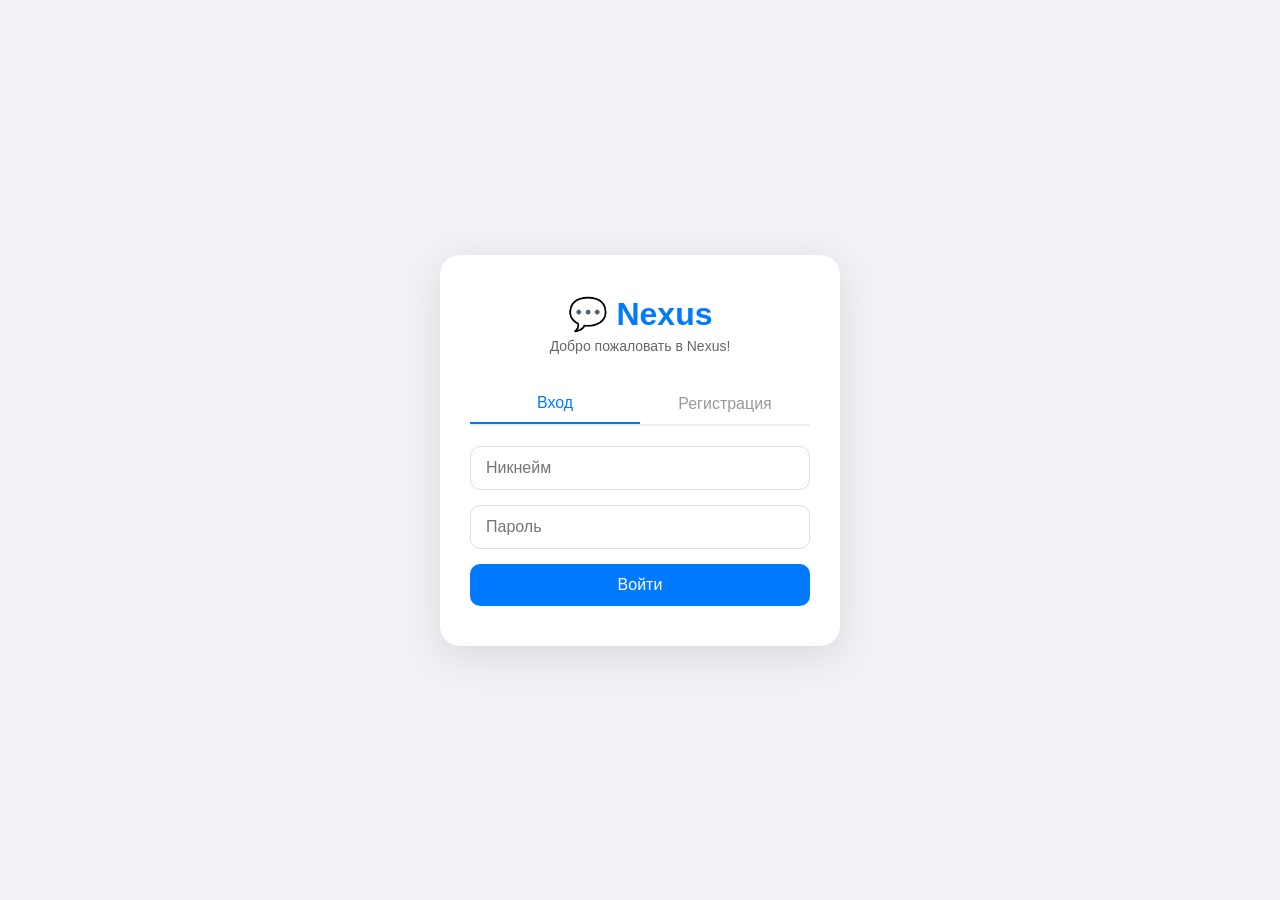
<file: templates/login.html>
<!DOCTYPE html>
<html>
<head>
    <meta charset="UTF-8">
    <meta name="viewport" content="width=device-width, initial-scale=1.0">
    <title>Nexus</title>
    <style>
        * { margin: 0; padding: 0; box-sizing: border-box; }
        body { font-family: -apple-system, BlinkMacSystemFont, 'Segoe UI', Roboto, sans-serif; background: #f0f2f5; height: 100vh; display: flex; justify-content: center; align-items: center; }
        #app { background: white; padding: 40px 30px; border-radius: 20px; box-shadow: 0 10px 40px rgba(0,0,0,0.1); width: 100%; max-width: 400px; }
        .logo { text-align: center; margin-bottom: 30px; }
        .logo h1 { font-size: 32px; color: #007AFF; margin-bottom: 5px; }
        .logo p { color: #666; font-size: 14px; }
        .tab { display: flex; margin-bottom: 20px; border-bottom: 2px solid #eee; }
        .tab button { flex: 1; padding: 10px; border: none; background: none; font-size: 16px; cursor: pointer; color: #999; transition: 0.3s; font-weight: 500; }
        .tab button.active { color: #007AFF; border-bottom: 2px solid #007AFF; }
        .form { display: none; }
        .form.active { display: block; }
        input { width: 100%; padding: 12px 15px; margin-bottom: 15px; border: 1px solid #ddd; border-radius: 10px; font-size: 16px; outline: none; transition: border 0.3s; }
        input:focus { border-color: #007AFF; }
        .btn { width: 100%; padding: 12px; background: #007AFF; color: white; border: none; border-radius: 10px; font-size: 16px; cursor: pointer; font-weight: 500; transition: background 0.3s; }
        .btn:hover { background: #0055b3; }
        .error { color: red; text-align: center; margin-top: 10px; font-size: 14px; }
        .success { color: green; text-align: center; margin-top: 10px; font-size: 14px; }
    </style>
</head>
<body>
    <div id="app">
        <div class="logo">
            <h1>💬 Nexus</h1>
            <p>Добро пожаловать в Nexus!</p>
        </div>
        <div class="tab">
            <button class="active" onclick="switchTab('login')">Вход</button>
            <button onclick="switchTab('register')">Регистрация</button>
        </div>
        
        <div id="login-form" class="form active">
            <div id="login-error" class="error"></div>
            <input type="text" id="login-username" placeholder="Никнейм">
            <input type="password" id="login-password" placeholder="Пароль">
            <button class="btn" id="login-btn">Войти</button>
        </div>
        
        <div id="register-form" class="form">
            <div id="register-error" class="error"></div>
            <div id="register-success" class="success"></div>
            <input type="text" id="register-username" placeholder="Никнейм">
            <input type="text" id="register-displayname" placeholder="Имя (опционально)">
            <input type="password" id="register-password" placeholder="Пароль">
            <button class="btn" id="register-btn">Зарегистрироваться</button>
        </div>
    </div>

    <script>
        function switchTab(tab) {
            document.querySelectorAll('.form').forEach(el => el.classList.remove('active'));
            document.querySelectorAll('.tab button').forEach(el => el.classList.remove('active'));
            if (tab === 'login') {
                document.getElementById('login-form').classList.add('active');
                document.querySelector('.tab button:first-child').classList.add('active');
            } else {
                document.getElementById('register-form').classList.add('active');
                document.querySelector('.tab button:last-child').classList.add('active');
            }
            document.getElementById('login-error').textContent = '';
            document.getElementById('register-error').textContent = '';
            document.getElementById('register-success').textContent = '';
        }

        document.getElementById('login-btn').addEventListener('click', function(e) {
            e.preventDefault();
            e.stopPropagation();
            
            const username = document.getElementById('login-username').value.trim();
            const password = document.getElementById('login-password').value.trim();
            const errorEl = document.getElementById('login-error');
            
            errorEl.textContent = '';
            if (!username || !password) {
                errorEl.textContent = 'Заполните все поля';
                return;
            }
            
            errorEl.textContent = '⏳ Проверка...';
            errorEl.style.color = '#007AFF';
            
            fetch('/api/login', {
                method: 'POST',
                headers: { 'Content-Type': 'application/json' },
                body: JSON.stringify({ username, password })
            })
            .then(r => r.json())
            .then(data => {
                console.log('Ответ сервера:', data);
                if (data.status === 'ok' && data.user_id) {
                    window.location.href = '/?user_id=' + data.user_id;
                } else {
                    errorEl.textContent = data.error || 'Неверный логин или пароль';
                    errorEl.style.color = 'red';
                }
            })
            .catch(err => {
                console.error('Ошибка:', err);
                errorEl.textContent = 'Ошибка соединения с сервером';
                errorEl.style.color = 'red';
            });
        });

        document.getElementById('register-btn').addEventListener('click', function(e) {
            e.preventDefault();
            e.stopPropagation();
            
            const username = document.getElementById('register-username').value.trim();
            const display_name = document.getElementById('register-displayname').value.trim();
            const password = document.getElementById('register-password').value.trim();
            const errorEl = document.getElementById('register-error');
            const successEl = document.getElementById('register-success');
            
            errorEl.textContent = '';
            successEl.textContent = '';
            
            if (!username || !password) {
                errorEl.textContent = 'Заполните никнейм и пароль';
                return;
            }
            
            fetch('/api/register', {
                method: 'POST',
                headers: { 'Content-Type': 'application/json' },
                body: JSON.stringify({ username, password, display_name })
            })
            .then(r => r.json())
            .then(data => {
                console.log('Ответ регистрации:', data);
                if (data.status === 'ok') {
                    successEl.textContent = '✅ Регистрация успешна! Теперь войдите.';
                    document.getElementById('login-username').value = username;
                    setTimeout(() => {
                        switchTab('login');
                        document.getElementById('login-password').value = '';
                    }, 1500);
                } else {
                    errorEl.textContent = data.error || 'Ошибка регистрации';
                }
            })
            .catch(err => {
                console.error('Ошибка:', err);
                errorEl.textContent = 'Ошибка соединения с сервером';
            });
        });

        document.addEventListener('keydown', function(e) {
            if (e.key === 'Enter') {
                const activeForm = document.querySelector('.form.active');
                if (activeForm && activeForm.id === 'login-form') {
                    document.getElementById('login-btn').click();
                } else if (activeForm && activeForm.id === 'register-form') {
                    document.getElementById('register-btn').click();
                }
            }
        });
    </script>
</body>
</html>
</file>
